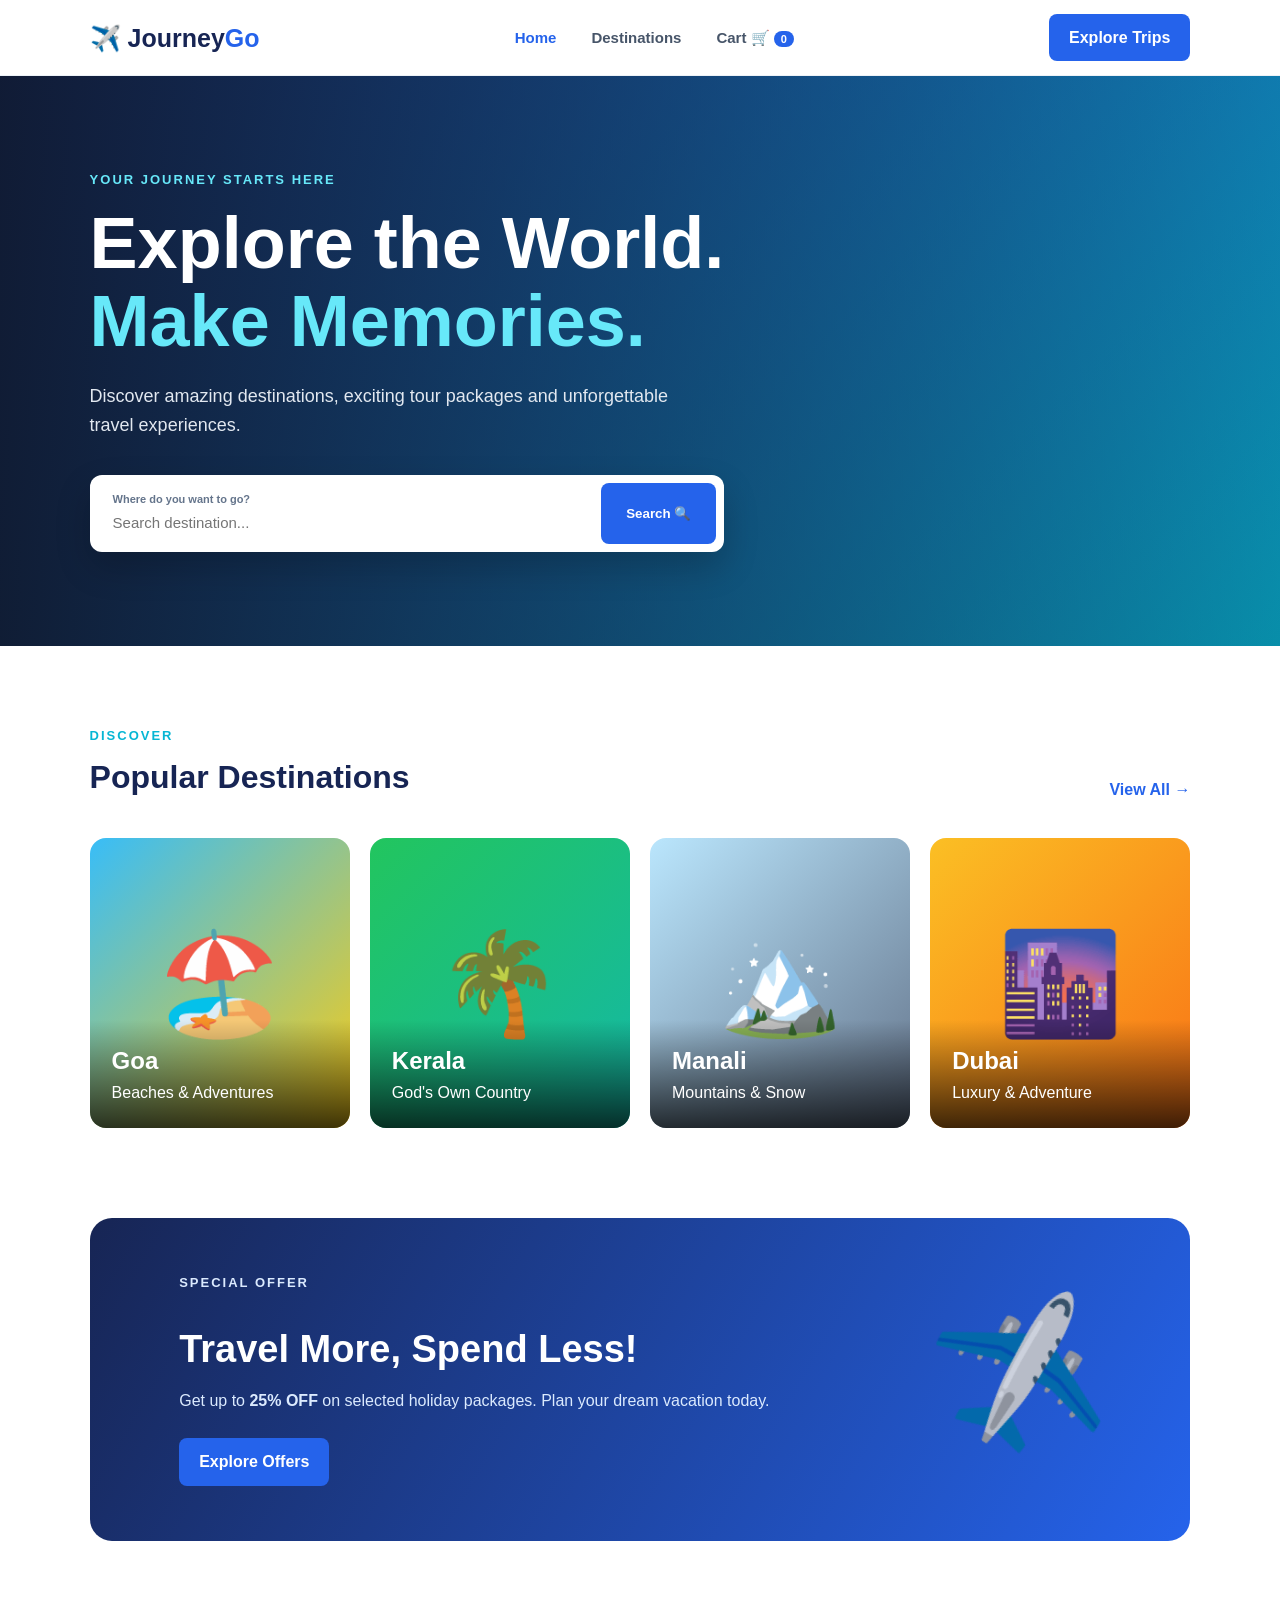
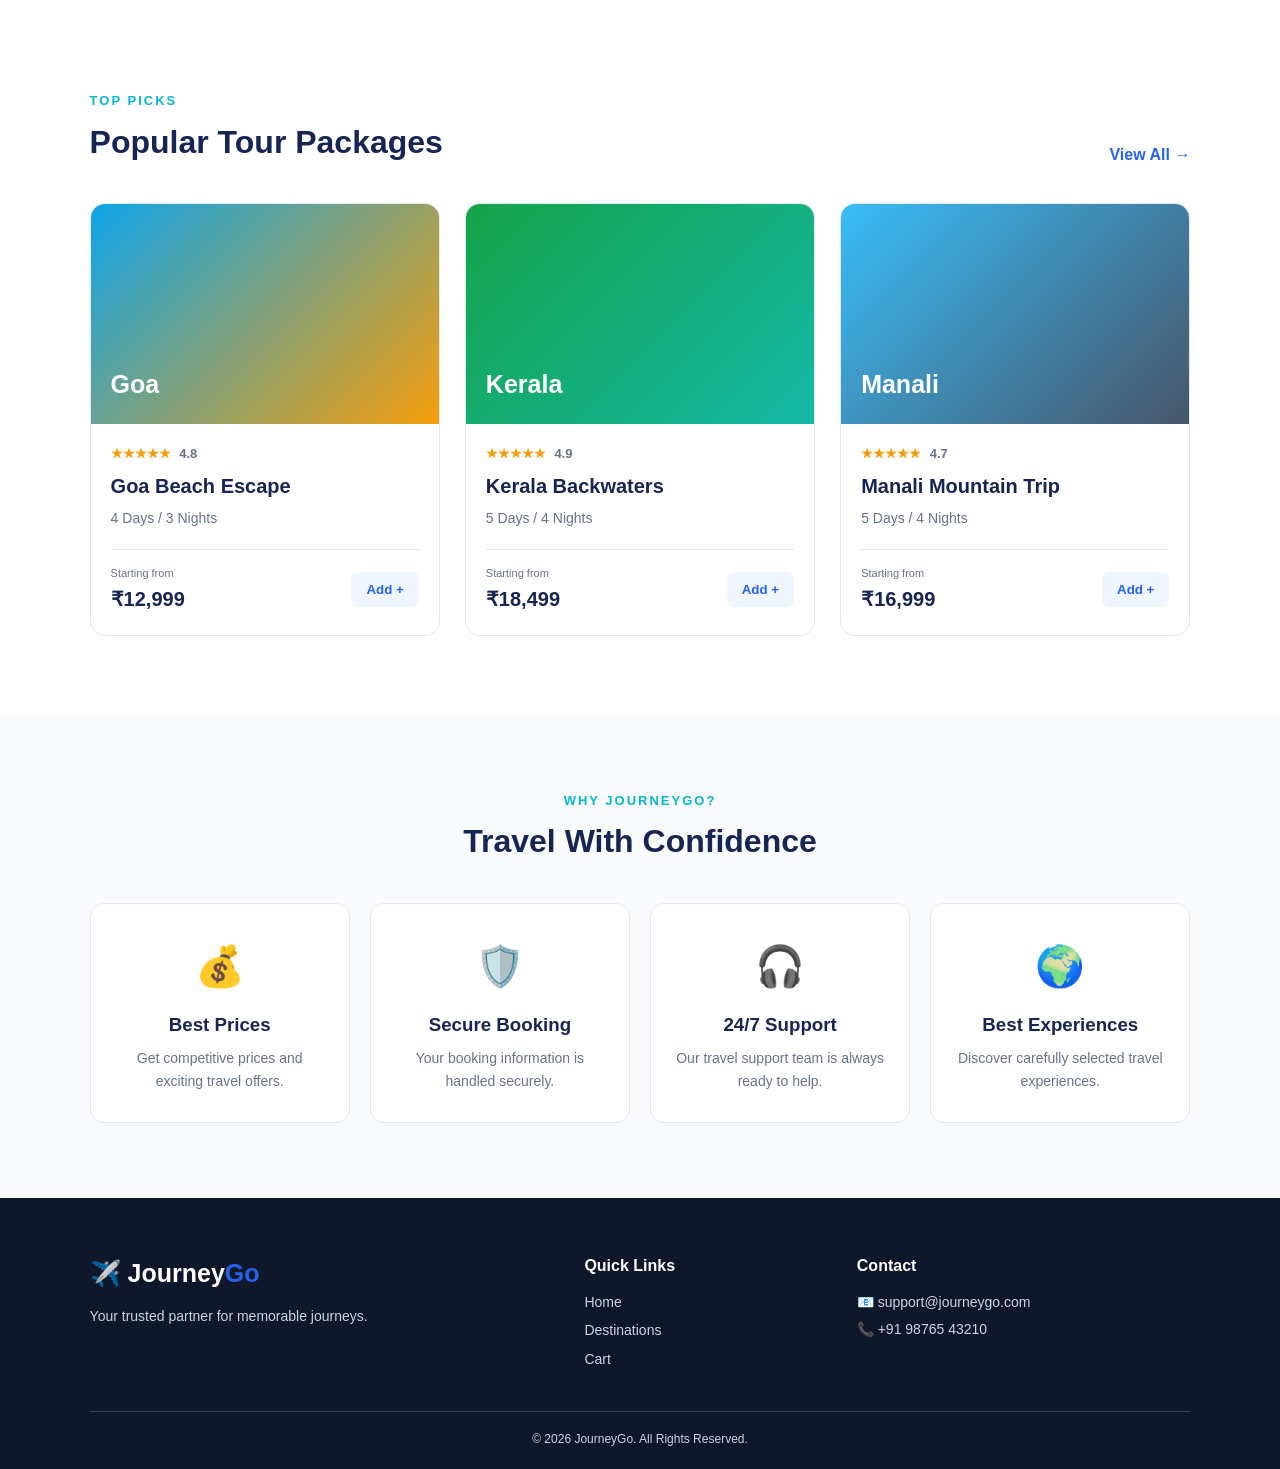
<file: index.html>
<!DOCTYPE html>
<html lang="en">
<head>
    <!-- Google tag (gtag.js) -->
<script async src="https://www.googletagmanager.com/gtag/js?id=G-6J132GLH00"></script>
<script>
  window.dataLayer = window.dataLayer || [];
  function gtag(){dataLayer.push(arguments);}
  gtag('js', new Date());

  gtag('config', 'G-6J132GLH00');
</script>
    <meta charset="UTF-8">
    <meta name="viewport" content="width=device-width, initial-scale=1.0">
    <title>JourneyGo | Tour & Travels</title>
    <link rel="stylesheet" href="style.css">
</head>
<body>

<header class="navbar">
    <div class="logo">✈️ Journey<span>Go</span></div>

    <nav>
        <a href="index.html" class="active">Home</a>
        <a href="products.html">Destinations</a>
        <a href="cart.html">Cart 🛒 <b id="cartCount">0</b></a>
    </nav>

    <a href="products.html" class="nav-btn">Explore Trips</a>
</header>

<section class="hero">
    <div class="hero-content">
        <p class="small-title">YOUR JOURNEY STARTS HERE</p>
        <h1>Explore the World.<br><span>Make Memories.</span></h1>
        <p class="hero-text">
            Discover amazing destinations, exciting tour packages
            and unforgettable travel experiences.
        </p>

        <div class="search-box">
            <div>
                <label>Where do you want to go?</label>
                <input type="text" id="homeSearch" placeholder="Search destination...">
            </div>
            <button onclick="searchDestination()">Search 🔍</button>
        </div>
    </div>
</section>

<section class="section">
    <div class="section-heading">
        <div>
            <p class="section-label">DISCOVER</p>
            <h2>Popular Destinations</h2>
        </div>
        <a href="products.html" class="view-link">View All →</a>
    </div>

    <div class="destination-grid">

        <div class="destination-card">
            <div class="destination-img goa-img">
                <span>🏖️</span>
                <div class="destination-overlay">
                    <h3>Goa</h3>
                    <p>Beaches & Adventures</p>
                </div>
            </div>
        </div>

        <div class="destination-card">
            <div class="destination-img kerala-img">
                <span>🌴</span>
                <div class="destination-overlay">
                    <h3>Kerala</h3>
                    <p>God's Own Country</p>
                </div>
            </div>
        </div>

        <div class="destination-card">
            <div class="destination-img manali-img">
                <span>🏔️</span>
                <div class="destination-overlay">
                    <h3>Manali</h3>
                    <p>Mountains & Snow</p>
                </div>
            </div>
        </div>

        <div class="destination-card">
            <div class="destination-img dubai-img">
                <span>🌆</span>
                <div class="destination-overlay">
                    <h3>Dubai</h3>
                    <p>Luxury & Adventure</p>
                </div>
            </div>
        </div>

    </div>
</section>

<section class="offer-section">
    <div class="offer-content">
        <p class="section-label">SPECIAL OFFER</p>
        <h2>Travel More, Spend Less!</h2>
        <p>
            Get up to <strong>25% OFF</strong> on selected holiday packages.
            Plan your dream vacation today.
        </p>
        <a href="products.html" class="primary-btn">Explore Offers</a>
    </div>

    <div class="offer-icon">✈️</div>
</section>

<section class="section">
    <div class="section-heading">
        <div>
            <p class="section-label">TOP PICKS</p>
            <h2>Popular Tour Packages</h2>
        </div>
        <a href="products.html" class="view-link">View All →</a>
    </div>

    <div class="package-grid">

        <div class="package-card">
            <div class="package-image package-goa">
                <span>Goa</span>
            </div>
            <div class="package-body">
                <div class="rating">★★★★★ <span>4.8</span></div>
                <h3>Goa Beach Escape</h3>
                <p>4 Days / 3 Nights</p>
                <div class="package-bottom">
                    <div>
                        <small>Starting from</small>
                        <strong>₹12,999</strong>
                    </div>
                    <button onclick="addToCart(1)">Add +</button>
                </div>
            </div>
        </div>

        <div class="package-card">
            <div class="package-image package-kerala">
                <span>Kerala</span>
            </div>
            <div class="package-body">
                <div class="rating">★★★★★ <span>4.9</span></div>
                <h3>Kerala Backwaters</h3>
                <p>5 Days / 4 Nights</p>
                <div class="package-bottom">
                    <div>
                        <small>Starting from</small>
                        <strong>₹18,499</strong>
                    </div>
                    <button onclick="addToCart(2)">Add +</button>
                </div>
            </div>
        </div>

        <div class="package-card">
            <div class="package-image package-manali">
                <span>Manali</span>
            </div>
            <div class="package-body">
                <div class="rating">★★★★★ <span>4.7</span></div>
                <h3>Manali Mountain Trip</h3>
                <p>5 Days / 4 Nights</p>
                <div class="package-bottom">
                    <div>
                        <small>Starting from</small>
                        <strong>₹16,999</strong>
                    </div>
                    <button onclick="addToCart(3)">Add +</button>
                </div>
            </div>
        </div>

    </div>
</section>

<section class="why-section">
    <div class="section-heading center">
        <div>
            <p class="section-label">WHY JOURNEYGO?</p>
            <h2>Travel With Confidence</h2>
        </div>
    </div>

    <div class="why-grid">
        <div class="why-card">
            <div class="why-icon">💰</div>
            <h3>Best Prices</h3>
            <p>Get competitive prices and exciting travel offers.</p>
        </div>

        <div class="why-card">
            <div class="why-icon">🛡️</div>
            <h3>Secure Booking</h3>
            <p>Your booking information is handled securely.</p>
        </div>

        <div class="why-card">
            <div class="why-icon">🎧</div>
            <h3>24/7 Support</h3>
            <p>Our travel support team is always ready to help.</p>
        </div>

        <div class="why-card">
            <div class="why-icon">🌍</div>
            <h3>Best Experiences</h3>
            <p>Discover carefully selected travel experiences.</p>
        </div>
    </div>
</section>

<footer>
    <div class="footer-content">
        <div>
            <div class="logo footer-logo">✈️ Journey<span>Go</span></div>
            <p>Your trusted partner for memorable journeys.</p>
        </div>

        <div>
            <h4>Quick Links</h4>
            <a href="index.html">Home</a>
            <a href="products.html">Destinations</a>
            <a href="cart.html">Cart</a>
        </div>

        <div>
            <h4>Contact</h4>
            <p>📧 support@journeygo.com</p>
            <p>📞 +91 98765 43210</p>
        </div>
    </div>

    <div class="copyright">
        © 2026 JourneyGo. All Rights Reserved.
    </div>
</footer>

<script src="script.js"></script>
</body>
</html>
</file>
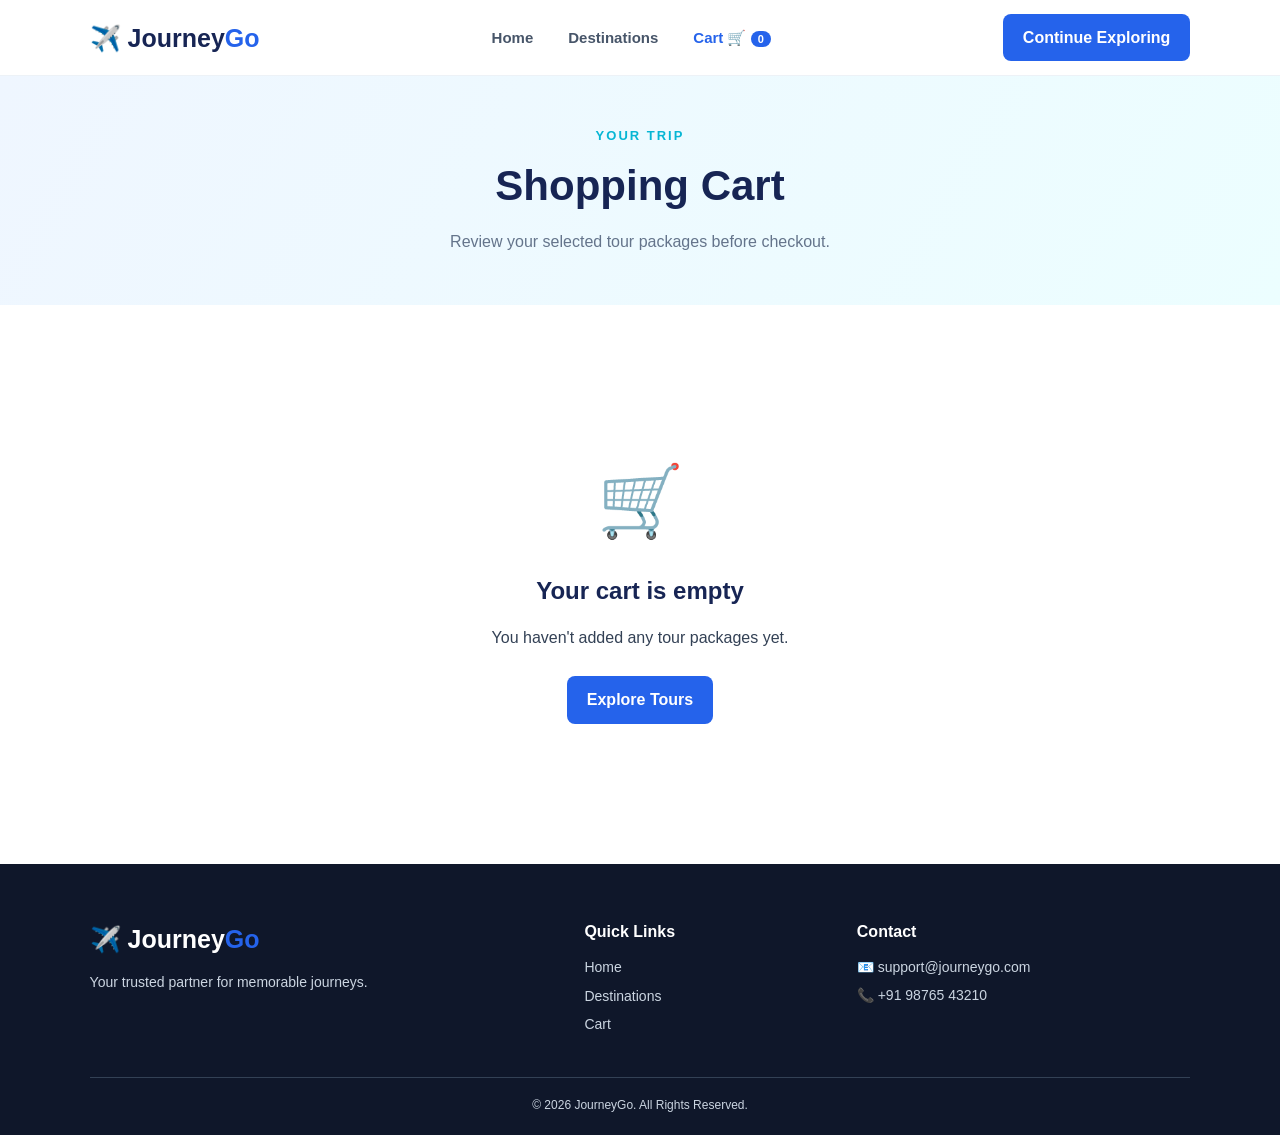
<file: cart.html>
<!DOCTYPE html>
<html lang="en">
<head>
    <!-- Google tag (gtag.js) -->
<script async src="https://www.googletagmanager.com/gtag/js?id=G-6J132GLH00"></script>
<script>
  window.dataLayer = window.dataLayer || [];
  function gtag(){dataLayer.push(arguments);}
  gtag('js', new Date());

  gtag('config', 'G-6J132GLH00');
</script>
    <meta charset="UTF-8">
    <meta name="viewport" content="width=device-width, initial-scale=1.0">
    <title>My Cart | JourneyGo</title>
    <link rel="stylesheet" href="style.css">
</head>
<body>

<header class="navbar">
    <div class="logo">✈️ Journey<span>Go</span></div>

    <nav>
        <a href="index.html">Home</a>
        <a href="products.html">Destinations</a>
        <a href="cart.html" class="active">Cart 🛒 <b id="cartCount">0</b></a>
    </nav>

    <a href="products.html" class="nav-btn">Continue Exploring</a>
</header>

<section class="page-banner small-banner">
    <p class="section-label">YOUR TRIP</p>
    <h1>Shopping Cart</h1>
    <p>Review your selected tour packages before checkout.</p>
</section>

<section class="cart-section">

    <div id="cartContainer"></div>

</section>

<footer>
    <div class="footer-content">
        <div>
            <div class="logo footer-logo">✈️ Journey<span>Go</span></div>
            <p>Your trusted partner for memorable journeys.</p>
        </div>

        <div>
            <h4>Quick Links</h4>
            <a href="index.html">Home</a>
            <a href="products.html">Destinations</a>
            <a href="cart.html">Cart</a>
        </div>

        <div>
            <h4>Contact</h4>
            <p>📧 support@journeygo.com</p>
            <p>📞 +91 98765 43210</p>
        </div>
    </div>

    <div class="copyright">
        © 2026 JourneyGo. All Rights Reserved.
    </div>
</footer>

<script src="script.js"></script>
</body>
</html>
</file>
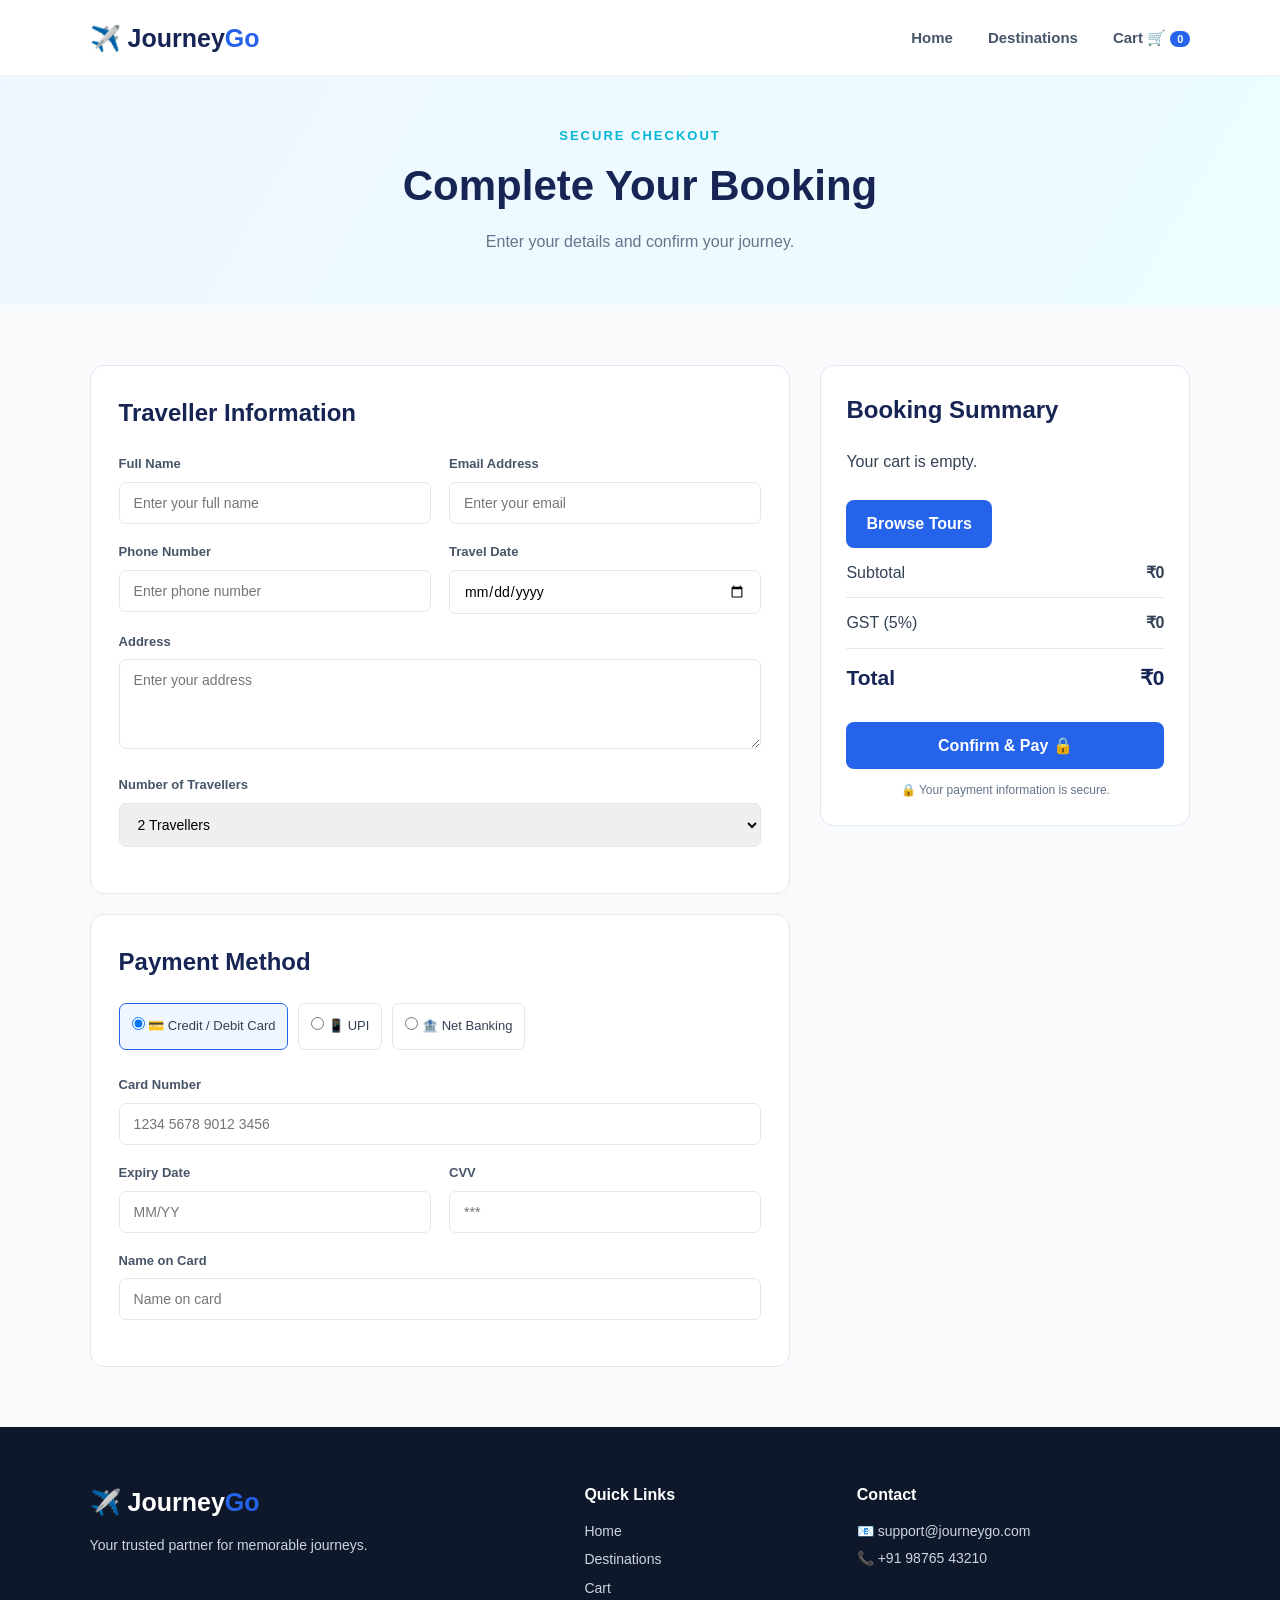
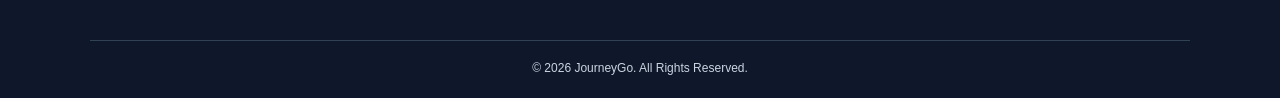
<file: checkout.html>
<!DOCTYPE html>
<html lang="en">
<head>
    <!-- Google tag (gtag.js) -->
<script async src="https://www.googletagmanager.com/gtag/js?id=G-6J132GLH00"></script>
<script>
  window.dataLayer = window.dataLayer || [];
  function gtag(){dataLayer.push(arguments);}
  gtag('js', new Date());

  gtag('config', 'G-6J132GLH00');
</script>
    <meta charset="UTF-8">
    <meta name="viewport" content="width=device-width, initial-scale=1.0">
    <title>Checkout | JourneyGo</title>
    <link rel="stylesheet" href="style.css">
</head>
<body>

<header class="navbar">
    <div class="logo">✈️ Journey<span>Go</span></div>

    <nav>
        <a href="index.html">Home</a>
        <a href="products.html">Destinations</a>
        <a href="cart.html">Cart 🛒 <b id="cartCount">0</b></a>
    </nav>
</header>

<section class="page-banner small-banner">
    <p class="section-label">SECURE CHECKOUT</p>
    <h1>Complete Your Booking</h1>
    <p>Enter your details and confirm your journey.</p>
</section>

<section class="checkout-section">

    <div class="checkout-form">

        <div class="form-card">
            <h2>Traveller Information</h2>

            <div class="form-row">
                <div class="form-group">
                    <label>Full Name</label>
                    <input type="text" id="customerName" placeholder="Enter your full name">
                </div>

                <div class="form-group">
                    <label>Email Address</label>
                    <input type="email" id="customerEmail" placeholder="Enter your email">
                </div>
            </div>

            <div class="form-row">
                <div class="form-group">
                    <label>Phone Number</label>
                    <input type="tel" id="customerPhone" placeholder="Enter phone number">
                </div>

                <div class="form-group">
                    <label>Travel Date</label>
                    <input type="date" id="travelDate">
                </div>
            </div>

            <div class="form-group">
                <label>Address</label>
                <textarea id="customerAddress" placeholder="Enter your address"></textarea>
            </div>

            <div class="form-group">
                <label>Number of Travellers</label>
                <select id="travellers">
                    <option value="1">1 Traveller</option>
                    <option value="2" selected>2 Travellers</option>
                    <option value="3">3 Travellers</option>
                    <option value="4">4 Travellers</option>
                    <option value="5">5 Travellers</option>
                </select>
            </div>
        </div>

        <div class="form-card">
            <h2>Payment Method</h2>

            <div class="payment-options">
                <label class="payment-option">
                    <input type="radio" name="payment" value="card" checked>
                    <span>💳 Credit / Debit Card</span>
                </label>

                <label class="payment-option">
                    <input type="radio" name="payment" value="upi">
                    <span>📱 UPI</span>
                </label>

                <label class="payment-option">
                    <input type="radio" name="payment" value="netbanking">
                    <span>🏦 Net Banking</span>
                </label>
            </div>

            <div id="cardFields">

                <div class="form-group">
                    <label>Card Number</label>
                    <input type="text" id="cardNumber" maxlength="19"
                           placeholder="1234 5678 9012 3456">
                </div>

                <div class="form-row">
                    <div class="form-group">
                        <label>Expiry Date</label>
                        <input type="text" id="expiry" placeholder="MM/YY">
                    </div>

                    <div class="form-group">
                        <label>CVV</label>
                        <input type="password" id="cvv" maxlength="3" placeholder="***">
                    </div>
                </div>

                <div class="form-group">
                    <label>Name on Card</label>
                    <input type="text" id="cardName" placeholder="Name on card">
                </div>

            </div>

            <div id="upiFields" class="hidden">
                <div class="form-group">
                    <label>UPI ID</label>
                    <input type="text" id="upiId" placeholder="example@upi">
                </div>
            </div>

        </div>

    </div>

    <aside class="order-summary">
        <h2>Booking Summary</h2>

        <div id="checkoutItems"></div>

        <div class="summary-line">
            <span>Subtotal</span>
            <strong id="checkoutSubtotal">₹0</strong>
        </div>

        <div class="summary-line">
            <span>GST (5%)</span>
            <strong id="checkoutTax">₹0</strong>
        </div>

        <div class="summary-line total-line">
            <span>Total</span>
            <strong id="checkoutTotal">₹0</strong>
        </div>

        <button class="confirm-btn" onclick="placeBooking()">
            Confirm & Pay 🔒
        </button>

        <p class="secure-text">🔒 Your payment information is secure.</p>
    </aside>

</section>

<footer>
    <div class="footer-content">
        <div>
            <div class="logo footer-logo">✈️ Journey<span>Go</span></div>
            <p>Your trusted partner for memorable journeys.</p>
        </div>

        <div>
            <h4>Quick Links</h4>
            <a href="index.html">Home</a>
            <a href="products.html">Destinations</a>
            <a href="cart.html">Cart</a>
        </div>

        <div>
            <h4>Contact</h4>
            <p>📧 support@journeygo.com</p>
            <p>📞 +91 98765 43210</p>
        </div>
    </div>

    <div class="copyright">
        © 2026 JourneyGo. All Rights Reserved.
    </div>
</footer>

<script src="script.js"></script>
</body>
</html>
</file>
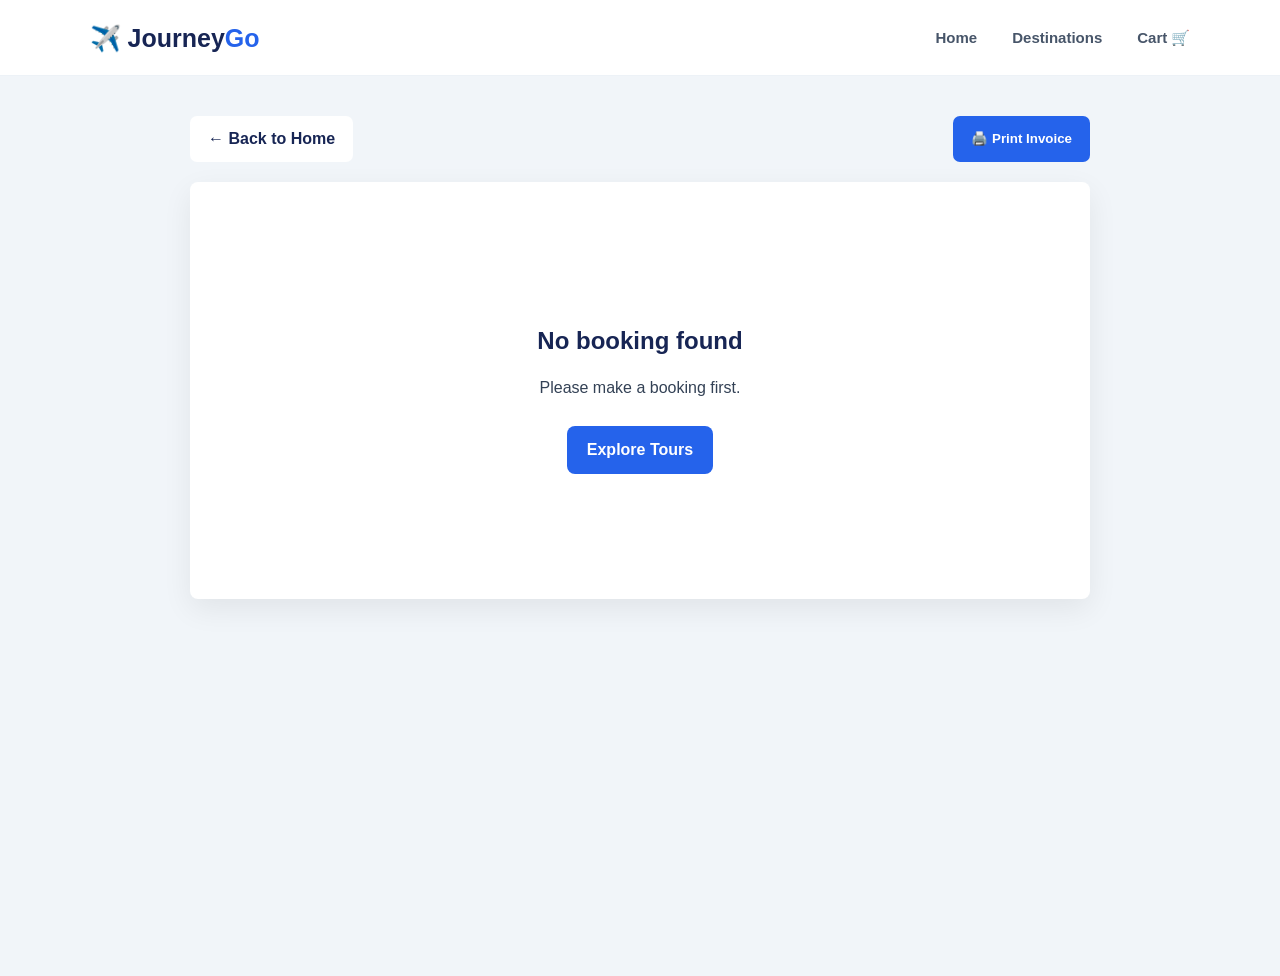
<file: invoice.html>
<!DOCTYPE html>
<html lang="en">
<head>
    <!-- Google tag (gtag.js) -->
<script async src="https://www.googletagmanager.com/gtag/js?id=G-6J132GLH00"></script>
<script>
  window.dataLayer = window.dataLayer || [];
  function gtag(){dataLayer.push(arguments);}
  gtag('js', new Date());

  gtag('config', 'G-6J132GLH00');
</script>
    <meta charset="UTF-8">
    <meta name="viewport" content="width=device-width, initial-scale=1.0">
    <title>Invoice | JourneyGo</title>
    <link rel="stylesheet" href="style.css">
</head>
<body>

<header class="navbar no-print">
    <div class="logo">✈️ Journey<span>Go</span></div>

    <nav>
        <a href="index.html">Home</a>
        <a href="products.html">Destinations</a>
        <a href="cart.html">Cart 🛒</a>
    </nav>
</header>

<section class="invoice-page">

    <div class="invoice-actions no-print">
        <a href="index.html" class="back-btn">← Back to Home</a>
        <button onclick="window.print()" class="print-btn">🖨️ Print Invoice</button>
    </div>

    <div class="invoice" id="invoice">

        <div class="invoice-header">
            <div>
                <div class="logo">✈️ Journey<span>Go</span></div>
                <p>Tour & Travels</p>
            </div>

            <div class="invoice-title">
                <h1>INVOICE</h1>
                <p id="invoiceBookingId">Booking ID: -</p>
                <p id="invoiceDate">Date: -</p>
            </div>
        </div>

        <div class="success-box">
            <span>✓</span>
            <div>
                <strong>Booking Confirmed!</strong>
                <p>Thank you for choosing JourneyGo.</p>
            </div>
        </div>

        <div class="invoice-info">

            <div>
                <h4>Traveller Details</h4>
                <p><strong>Name:</strong> <span id="invoiceName">-</span></p>
                <p><strong>Email:</strong> <span id="invoiceEmail">-</span></p>
                <p><strong>Phone:</strong> <span id="invoicePhone">-</span></p>
                <p><strong>Address:</strong> <span id="invoiceAddress">-</span></p>
            </div>

            <div>
                <h4>Trip Details</h4>
                <p><strong>Travel Date:</strong> <span id="invoiceTravelDate">-</span></p>
                <p><strong>Travellers:</strong> <span id="invoiceTravellers">-</span></p>
                <p><strong>Payment:</strong> <span id="invoicePayment">-</span></p>
            </div>

        </div>

        <div class="invoice-table-wrapper">
            <table class="invoice-table">
                <thead>
                    <tr>
                        <th>Tour Package</th>
                        <th>Duration</th>
                        <th>Qty</th>
                        <th>Price</th>
                        <th>Total</th>
                    </tr>
                </thead>

                <tbody id="invoiceItems"></tbody>
            </table>
        </div>

        <div class="invoice-total">

            <div>
                <p>Subtotal</p>
                <p>GST (5%)</p>
                <h3>Grand Total</h3>
            </div>

            <div>
                <p id="invoiceSubtotal">₹0</p>
                <p id="invoiceTax">₹0</p>
                <h3 id="invoiceGrandTotal">₹0</h3>
            </div>

        </div>

        <div class="invoice-footer">
            <div>
                <h4>Thank you for travelling with JourneyGo! ✈️</h4>
                <p>We wish you a safe and memorable journey.</p>
            </div>

            <div>
                <p>support@journeygo.com</p>
                <p>+91 98765 43210</p>
            </div>
        </div>

    </div>

</section>

<script src="script.js"></script>
</body>
</html>
</file>
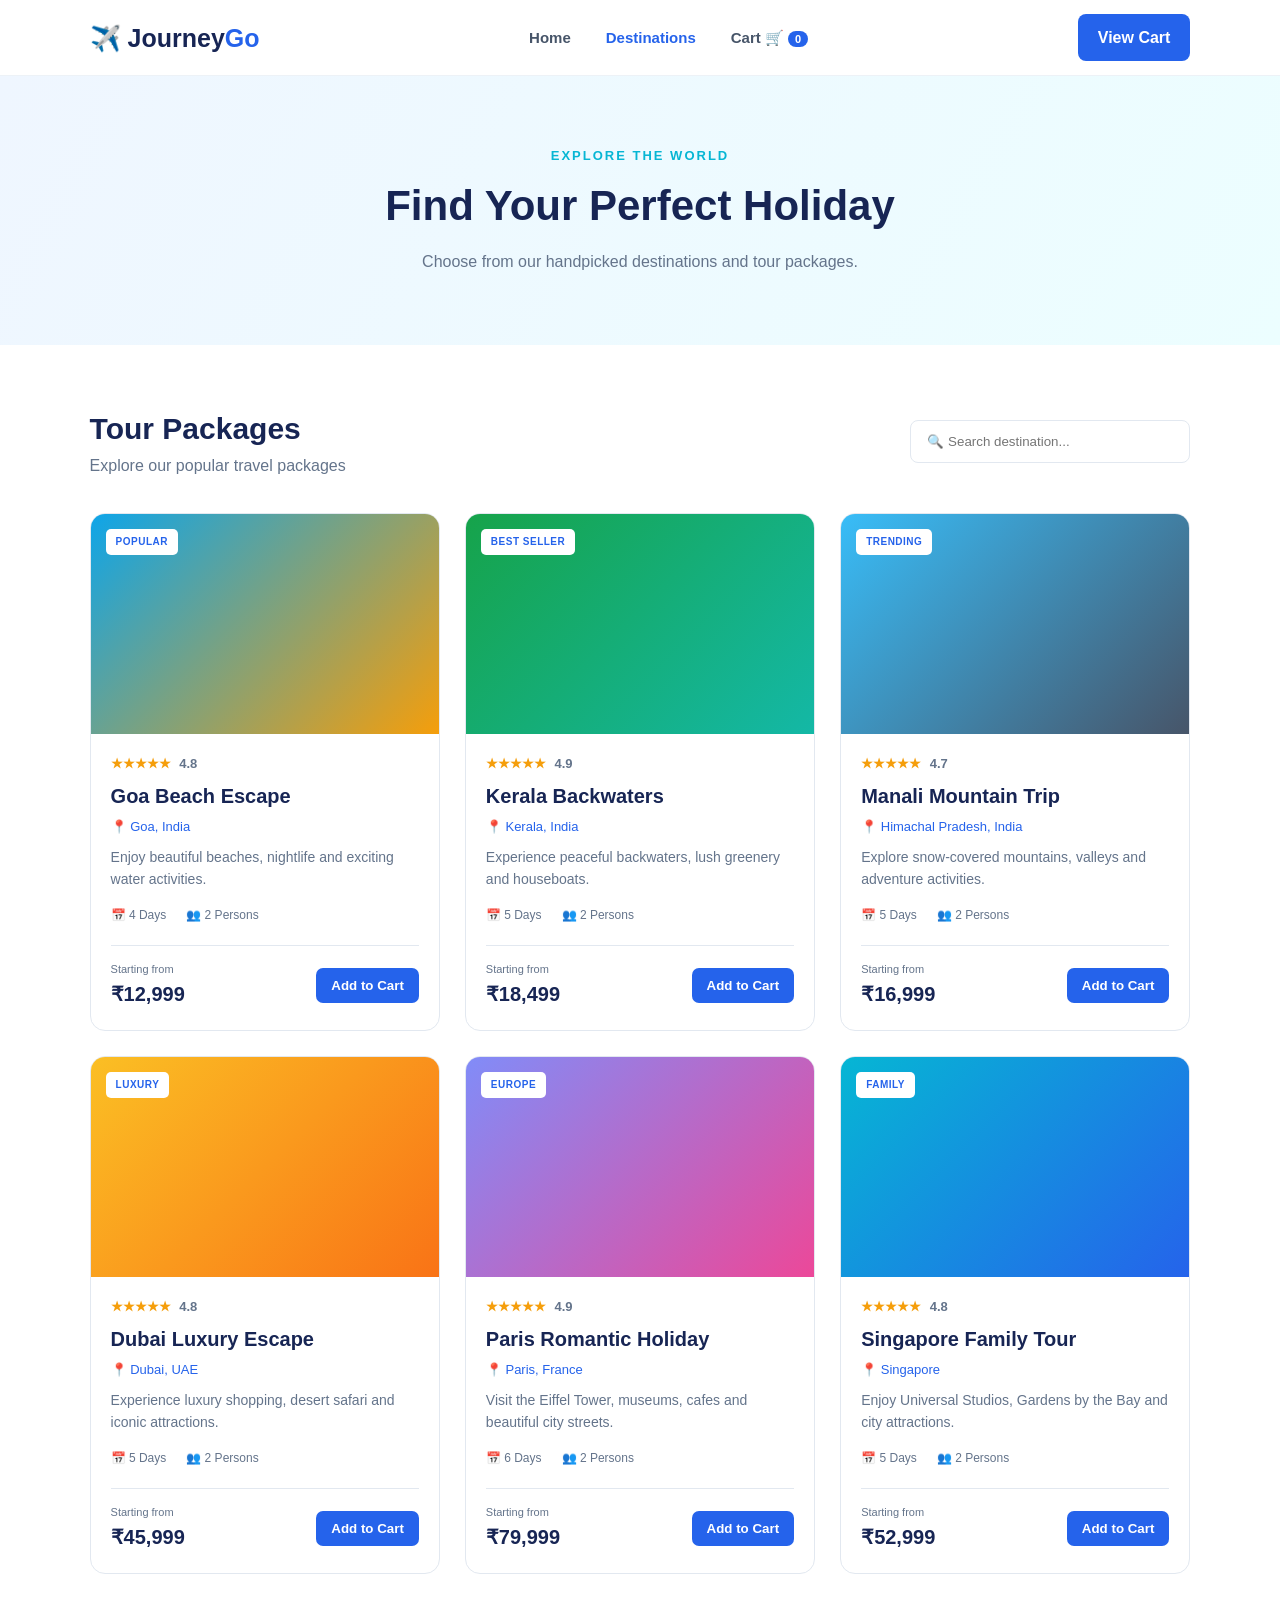
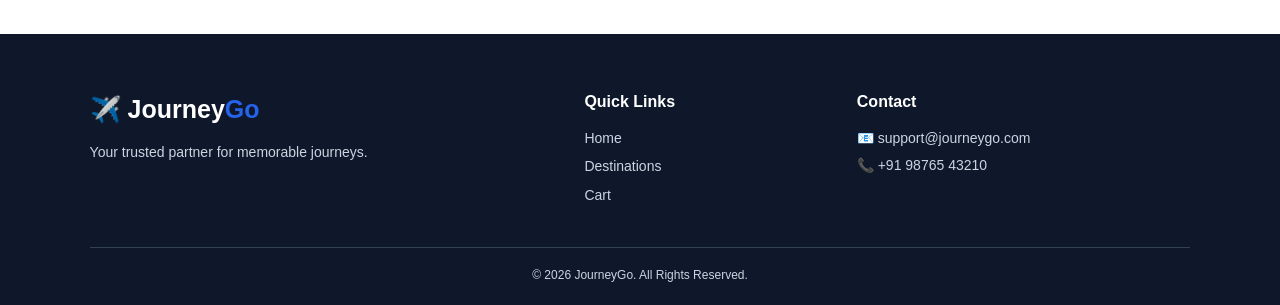
<file: products.html>
<!DOCTYPE html>
<html lang="en">
<head>
    <!-- Google tag (gtag.js) -->
<script async src="https://www.googletagmanager.com/gtag/js?id=G-6J132GLH00"></script>
<script>
  window.dataLayer = window.dataLayer || [];
  function gtag(){dataLayer.push(arguments);}
  gtag('js', new Date());

  gtag('config', 'G-6J132GLH00');
</script>
    <meta charset="UTF-8">
    <meta name="viewport" content="width=device-width, initial-scale=1.0">
    <title>Destinations | JourneyGo</title>
    <link rel="stylesheet" href="style.css">
</head>
<body>

<header class="navbar">
    <div class="logo">✈️ Journey<span>Go</span></div>

    <nav>
        <a href="index.html">Home</a>
        <a href="products.html" class="active">Destinations</a>
        <a href="cart.html">Cart 🛒 <b id="cartCount">0</b></a>
    </nav>

    <a href="cart.html" class="nav-btn">View Cart</a>
</header>

<section class="page-banner">
    <p class="section-label">EXPLORE THE WORLD</p>
    <h1>Find Your Perfect Holiday</h1>
    <p>Choose from our handpicked destinations and tour packages.</p>
</section>

<section class="products-section">

    <div class="filter-bar">
        <div>
            <h2>Tour Packages</h2>
            <p>Explore our popular travel packages</p>
        </div>

        <input
            type="text"
            id="productSearch"
            placeholder="🔍 Search destination..."
            onkeyup="filterProducts()"
        >
    </div>

    <div class="products-grid" id="productsGrid">

        <div class="product-card" data-name="goa">
            <div class="product-image product-goa">
                <span class="popular-tag">POPULAR</span>
            </div>

            <div class="product-content">
                <div class="rating">★★★★★ <span>4.8</span></div>
                <h3>Goa Beach Escape</h3>
                <p class="location">📍 Goa, India</p>
                <p>Enjoy beautiful beaches, nightlife and exciting water activities.</p>

                <div class="tour-info">
                    <span>📅 4 Days</span>
                    <span>👥 2 Persons</span>
                </div>

                <div class="product-footer">
                    <div>
                        <small>Starting from</small>
                        <strong>₹12,999</strong>
                    </div>
                    <button onclick="addToCart(1)">Add to Cart</button>
                </div>
            </div>
        </div>

        <div class="product-card" data-name="kerala">
            <div class="product-image product-kerala">
                <span class="popular-tag">BEST SELLER</span>
            </div>

            <div class="product-content">
                <div class="rating">★★★★★ <span>4.9</span></div>
                <h3>Kerala Backwaters</h3>
                <p class="location">📍 Kerala, India</p>
                <p>Experience peaceful backwaters, lush greenery and houseboats.</p>

                <div class="tour-info">
                    <span>📅 5 Days</span>
                    <span>👥 2 Persons</span>
                </div>

                <div class="product-footer">
                    <div>
                        <small>Starting from</small>
                        <strong>₹18,499</strong>
                    </div>
                    <button onclick="addToCart(2)">Add to Cart</button>
                </div>
            </div>
        </div>

        <div class="product-card" data-name="manali">
            <div class="product-image product-manali">
                <span class="popular-tag">TRENDING</span>
            </div>

            <div class="product-content">
                <div class="rating">★★★★★ <span>4.7</span></div>
                <h3>Manali Mountain Trip</h3>
                <p class="location">📍 Himachal Pradesh, India</p>
                <p>Explore snow-covered mountains, valleys and adventure activities.</p>

                <div class="tour-info">
                    <span>📅 5 Days</span>
                    <span>👥 2 Persons</span>
                </div>

                <div class="product-footer">
                    <div>
                        <small>Starting from</small>
                        <strong>₹16,999</strong>
                    </div>
                    <button onclick="addToCart(3)">Add to Cart</button>
                </div>
            </div>
        </div>

        <div class="product-card" data-name="dubai">
            <div class="product-image product-dubai">
                <span class="popular-tag">LUXURY</span>
            </div>

            <div class="product-content">
                <div class="rating">★★★★★ <span>4.8</span></div>
                <h3>Dubai Luxury Escape</h3>
                <p class="location">📍 Dubai, UAE</p>
                <p>Experience luxury shopping, desert safari and iconic attractions.</p>

                <div class="tour-info">
                    <span>📅 5 Days</span>
                    <span>👥 2 Persons</span>
                </div>

                <div class="product-footer">
                    <div>
                        <small>Starting from</small>
                        <strong>₹45,999</strong>
                    </div>
                    <button onclick="addToCart(4)">Add to Cart</button>
                </div>
            </div>
        </div>

        <div class="product-card" data-name="paris">
            <div class="product-image product-paris">
                <span class="popular-tag">EUROPE</span>
            </div>

            <div class="product-content">
                <div class="rating">★★★★★ <span>4.9</span></div>
                <h3>Paris Romantic Holiday</h3>
                <p class="location">📍 Paris, France</p>
                <p>Visit the Eiffel Tower, museums, cafes and beautiful city streets.</p>

                <div class="tour-info">
                    <span>📅 6 Days</span>
                    <span>👥 2 Persons</span>
                </div>

                <div class="product-footer">
                    <div>
                        <small>Starting from</small>
                        <strong>₹79,999</strong>
                    </div>
                    <button onclick="addToCart(5)">Add to Cart</button>
                </div>
            </div>
        </div>

        <div class="product-card" data-name="singapore">
            <div class="product-image product-singapore">
                <span class="popular-tag">FAMILY</span>
            </div>

            <div class="product-content">
                <div class="rating">★★★★★ <span>4.8</span></div>
                <h3>Singapore Family Tour</h3>
                <p class="location">📍 Singapore</p>
                <p>Enjoy Universal Studios, Gardens by the Bay and city attractions.</p>

                <div class="tour-info">
                    <span>📅 5 Days</span>
                    <span>👥 2 Persons</span>
                </div>

                <div class="product-footer">
                    <div>
                        <small>Starting from</small>
                        <strong>₹52,999</strong>
                    </div>
                    <button onclick="addToCart(6)">Add to Cart</button>
                </div>
            </div>
        </div>

    </div>

    <div id="noResults" class="no-results">
        No destinations found.
    </div>

</section>

<footer>
    <div class="footer-content">
        <div>
            <div class="logo footer-logo">✈️ Journey<span>Go</span></div>
            <p>Your trusted partner for memorable journeys.</p>
        </div>

        <div>
            <h4>Quick Links</h4>
            <a href="index.html">Home</a>
            <a href="products.html">Destinations</a>
            <a href="cart.html">Cart</a>
        </div>

        <div>
            <h4>Contact</h4>
            <p>📧 support@journeygo.com</p>
            <p>📞 +91 98765 43210</p>
        </div>
    </div>

    <div class="copyright">
        © 2026 JourneyGo. All Rights Reserved.
    </div>
</footer>

<script src="script.js"></script>
</body>
</html>
</file>
<file: style.css>
* {
    margin: 0;
    padding: 0;
    box-sizing: border-box;
}

:root {
    --primary: #2563eb;
    --primary-dark: #1d4ed8;
    --secondary: #06b6d4;
    --dark: #172554;
    --text: #334155;
    --muted: #64748b;
    --light: #f8fafc;
    --border: #e2e8f0;
    --white: #ffffff;
    --green: #16a34a;
    --orange: #f97316;
}

body {
    font-family: Arial, Helvetica, sans-serif;
    color: var(--text);
    background: #ffffff;
    line-height: 1.6;
}

a {
    text-decoration: none;
    color: inherit;
}

button,
input,
textarea,
select {
    font-family: inherit;
}

.navbar {
    height: 76px;
    padding: 0 7%;
    display: flex;
    align-items: center;
    justify-content: space-between;
    background: #fff;
    border-bottom: 1px solid #edf2f7;
    position: sticky;
    top: 0;
    z-index: 1000;
}

.logo {
    font-size: 25px;
    font-weight: 800;
    color: var(--dark);
}

.logo span {
    color: var(--primary);
}

.navbar nav {
    display: flex;
    gap: 35px;
    align-items: center;
}

.navbar nav a {
    font-size: 15px;
    font-weight: 600;
    color: #475569;
    transition: .3s;
}

.navbar nav a:hover,
.navbar nav a.active {
    color: var(--primary);
}

.navbar nav b {
    background: var(--primary);
    color: #fff;
    padding: 2px 7px;
    border-radius: 20px;
    font-size: 11px;
}

.nav-btn,
.primary-btn {
    background: var(--primary);
    color: white;
    padding: 11px 20px;
    border-radius: 8px;
    font-weight: 700;
    display: inline-block;
    transition: .3s;
}

.nav-btn:hover,
.primary-btn:hover {
    background: var(--primary-dark);
    transform: translateY(-2px);
}

/* HERO */

.hero {
    min-height: 570px;
    display: flex;
    align-items: center;
    padding: 70px 7%;
    background:
        linear-gradient(90deg, rgba(15, 23, 42, .94), rgba(15, 23, 42, .60), rgba(15, 23, 42, .25)),
        linear-gradient(135deg, #2563eb, #06b6d4);
    color: white;
}

.hero-content {
    max-width: 760px;
}

.small-title,
.section-label {
    color: var(--secondary);
    font-size: 13px;
    letter-spacing: 2px;
    font-weight: 800;
}

.hero .small-title {
    color: #67e8f9;
    margin-bottom: 14px;
}

.hero h1 {
    font-size: clamp(45px, 6vw, 72px);
    line-height: 1.08;
    margin-bottom: 22px;
}

.hero h1 span {
    color: #67e8f9;
}

.hero-text {
    font-size: 18px;
    max-width: 620px;
    color: #e2e8f0;
    margin-bottom: 35px;
}

.search-box {
    display: flex;
    background: white;
    padding: 8px;
    max-width: 650px;
    border-radius: 12px;
    box-shadow: 0 15px 35px rgba(0, 0, 0, .2);
}

.search-box div {
    flex: 1;
    padding: 8px 15px;
}

.search-box label {
    display: block;
    font-size: 11px;
    color: #64748b;
    font-weight: bold;
    margin-bottom: 2px;
}

.search-box input {
    width: 100%;
    border: none;
    outline: none;
    font-size: 15px;
    color: #172554;
}

.search-box button {
    border: none;
    background: var(--primary);
    color: white;
    padding: 0 25px;
    border-radius: 8px;
    font-weight: bold;
    cursor: pointer;
}

/* GENERAL */

.section {
    padding: 80px 7%;
}

.section-heading {
    display: flex;
    justify-content: space-between;
    align-items: flex-end;
    margin-bottom: 35px;
}

.section-heading h2 {
    color: var(--dark);
    font-size: 32px;
    margin-top: 5px;
}

.view-link {
    color: var(--primary);
    font-weight: bold;
}

/* DESTINATIONS */

.destination-grid {
    display: grid;
    grid-template-columns: repeat(4, 1fr);
    gap: 20px;
}

.destination-card {
    overflow: hidden;
    border-radius: 16px;
}

.destination-img {
    height: 290px;
    position: relative;
    overflow: hidden;
    display: flex;
    align-items: center;
    justify-content: center;
}

.destination-img > span {
    font-size: 100px;
    transition: .4s;
}

.destination-img:hover > span {
    transform: scale(1.15);
}

.goa-img {
    background: linear-gradient(135deg, #38bdf8, #facc15);
}

.kerala-img {
    background: linear-gradient(135deg, #22c55e, #14b8a6);
}

.manali-img {
    background: linear-gradient(135deg, #bae6fd, #64748b);
}

.dubai-img {
    background: linear-gradient(135deg, #fbbf24, #f97316);
}

.destination-overlay {
    position: absolute;
    bottom: 0;
    left: 0;
    right: 0;
    padding: 22px;
    color: white;
    background: linear-gradient(transparent, rgba(0, 0, 0, .75));
}

.destination-overlay h3 {
    font-size: 24px;
}

/* OFFER */

.offer-section {
    margin: 10px 7% 70px;
    padding: 55px 7%;
    border-radius: 22px;
    background: linear-gradient(120deg, #172554, #2563eb);
    color: white;
    display: flex;
    justify-content: space-between;
    align-items: center;
    overflow: hidden;
}

.offer-section h2 {
    font-size: 38px;
    margin: 8px 0;
}

.offer-section p {
    max-width: 650px;
    margin-bottom: 25px;
    color: #dbeafe;
}

.offer-icon {
    font-size: 130px;
    opacity: .9;
    transform: rotate(-15deg);
}

/* PACKAGES */

.package-grid {
    display: grid;
    grid-template-columns: repeat(3, 1fr);
    gap: 25px;
}

.package-card,
.product-card {
    border: 1px solid var(--border);
    border-radius: 15px;
    overflow: hidden;
    background: white;
    transition: .3s;
}

.package-card:hover,
.product-card:hover {
    transform: translateY(-7px);
    box-shadow: 0 15px 35px rgba(15, 23, 42, .10);
}

.package-image {
    height: 220px;
    display: flex;
    align-items: flex-end;
    padding: 20px;
    color: white;
    font-size: 25px;
    font-weight: bold;
}

.package-goa,
.product-goa {
    background: linear-gradient(135deg, #0ea5e9, #f59e0b);
}

.package-kerala,
.product-kerala {
    background: linear-gradient(135deg, #16a34a, #14b8a6);
}

.package-manali,
.product-manali {
    background: linear-gradient(135deg, #38bdf8, #475569);
}

.product-dubai {
    background: linear-gradient(135deg, #fbbf24, #f97316);
}

.product-paris {
    background: linear-gradient(135deg, #818cf8, #ec4899);
}

.product-singapore {
    background: linear-gradient(135deg, #06b6d4, #2563eb);
}

.package-body {
    padding: 20px;
}

.rating {
    color: #f59e0b;
    font-size: 13px;
    font-weight: bold;
}

.rating span {
    color: var(--muted);
    margin-left: 5px;
}

.package-body h3,
.product-content h3 {
    color: var(--dark);
    font-size: 20px;
    margin: 5px 0;
}

.package-body p {
    color: var(--muted);
    font-size: 14px;
}

.package-bottom,
.product-footer {
    margin-top: 20px;
    padding-top: 15px;
    border-top: 1px solid var(--border);
    display: flex;
    justify-content: space-between;
    align-items: center;
}

.package-bottom small,
.product-footer small {
    display: block;
    color: var(--muted);
    font-size: 11px;
}

.package-bottom strong,
.product-footer strong {
    color: var(--dark);
    font-size: 20px;
}

.package-bottom button,
.product-footer button {
    background: #eff6ff;
    color: var(--primary);
    border: none;
    padding: 10px 15px;
    border-radius: 7px;
    font-weight: bold;
    cursor: pointer;
}

/* WHY */

.why-section {
    background: #f8fafc;
    padding: 75px 7%;
}

.center {
    justify-content: center;
    text-align: center;
}

.why-grid {
    display: grid;
    grid-template-columns: repeat(4, 1fr);
    gap: 20px;
}

.why-card {
    background: white;
    padding: 30px 22px;
    text-align: center;
    border-radius: 14px;
    border: 1px solid var(--border);
}

.why-icon {
    font-size: 40px;
    margin-bottom: 12px;
}

.why-card h3 {
    color: var(--dark);
    margin-bottom: 8px;
}

.why-card p {
    color: var(--muted);
    font-size: 14px;
}

/* PAGE BANNER */

.page-banner {
    text-align: center;
    padding: 70px 20px;
    background: linear-gradient(120deg, #eff6ff, #ecfeff);
}

.page-banner h1 {
    color: var(--dark);
    font-size: 42px;
    margin: 5px 0 10px;
}

.page-banner p:last-child {
    color: var(--muted);
}

.small-banner {
    padding: 50px 20px;
}

/* PRODUCTS */

.products-section {
    padding: 60px 7%;
}

.filter-bar {
    display: flex;
    justify-content: space-between;
    align-items: center;
    margin-bottom: 35px;
}

.filter-bar h2 {
    color: var(--dark);
    font-size: 30px;
}

.filter-bar p {
    color: var(--muted);
}

.filter-bar input {
    width: 280px;
    padding: 13px 16px;
    border: 1px solid var(--border);
    border-radius: 8px;
    outline: none;
}

.products-grid {
    display: grid;
    grid-template-columns: repeat(3, 1fr);
    gap: 25px;
}

.product-image {
    height: 220px;
    display: flex;
    align-items: flex-end;
    padding: 20px;
    position: relative;
    color: white;
    font-size: 23px;
    font-weight: bold;
}

.popular-tag {
    position: absolute;
    top: 15px;
    left: 15px;
    background: white;
    color: var(--primary);
    padding: 5px 10px;
    border-radius: 5px;
    font-size: 10px;
    letter-spacing: .5px;
}

.product-content {
    padding: 20px;
}

.location {
    font-size: 13px;
    color: var(--primary);
    margin-bottom: 8px;
}

.product-content > p:not(.location) {
    color: var(--muted);
    font-size: 14px;
}

.tour-info {
    display: flex;
    gap: 20px;
    color: var(--muted);
    font-size: 12px;
    margin-top: 15px;
}

.product-footer button {
    background: var(--primary);
    color: white;
}

.product-footer button:hover {
    background: var(--primary-dark);
}

.no-results {
    display: none;
    text-align: center;
    padding: 60px;
    color: var(--muted);
}

/* CART */

.cart-section {
    padding: 60px 7%;
    min-height: 500px;
}

.cart-layout {
    display: grid;
    grid-template-columns: 1fr 350px;
    gap: 30px;
}

.cart-items {
    display: flex;
    flex-direction: column;
    gap: 15px;
}

.cart-item {
    display: flex;
    gap: 20px;
    padding: 20px;
    border: 1px solid var(--border);
    border-radius: 12px;
    align-items: center;
}

.cart-item-image {
    width: 130px;
    height: 100px;
    border-radius: 10px;
    flex-shrink: 0;
}

.cart-item-info {
    flex: 1;
}

.cart-item-info h3 {
    color: var(--dark);
}

.cart-item-info p {
    color: var(--muted);
    font-size: 13px;
}

.quantity-control {
    display: flex;
    align-items: center;
    gap: 10px;
}

.quantity-control button {
    border: 1px solid var(--border);
    background: white;
    width: 30px;
    height: 30px;
    border-radius: 5px;
    cursor: pointer;
}

.cart-price {
    font-weight: bold;
    color: var(--dark);
    font-size: 19px;
}

.remove-btn {
    border: none;
    background: #fee2e2;
    color: #dc2626;
    padding: 7px 10px;
    border-radius: 6px;
    cursor: pointer;
}

.cart-summary,
.order-summary {
    border: 1px solid var(--border);
    border-radius: 14px;
    padding: 25px;
    height: fit-content;
    background: white;
}

.cart-summary h2,
.order-summary h2 {
    color: var(--dark);
    margin-bottom: 20px;
}

.summary-line {
    display: flex;
    justify-content: space-between;
    padding: 12px 0;
    border-bottom: 1px solid var(--border);
}

.total-line {
    border: none;
    font-size: 21px;
    color: var(--dark);
    font-weight: bold;
}

.checkout-btn,
.confirm-btn {
    width: 100%;
    border: none;
    background: var(--primary);
    color: white;
    padding: 14px;
    border-radius: 8px;
    font-size: 16px;
    font-weight: bold;
    cursor: pointer;
    margin-top: 15px;
}

.checkout-btn:hover,
.confirm-btn:hover {
    background: var(--primary-dark);
}

.empty-cart {
    text-align: center;
    padding: 80px 20px;
}

.empty-cart-icon {
    font-size: 70px;
}

.empty-cart h2 {
    color: var(--dark);
    margin: 15px 0;
}

/* CHECKOUT */

.checkout-section {
    padding: 60px 7%;
    display: grid;
    grid-template-columns: 1fr 370px;
    gap: 30px;
    background: #f8fafc;
}

.checkout-form {
    display: flex;
    flex-direction: column;
    gap: 20px;
}

.form-card {
    background: white;
    border: 1px solid var(--border);
    padding: 28px;
    border-radius: 14px;
}

.form-card h2 {
    color: var(--dark);
    margin-bottom: 22px;
}

.form-row {
    display: grid;
    grid-template-columns: 1fr 1fr;
    gap: 18px;
}

.form-group {
    margin-bottom: 18px;
}

.form-group label {
    display: block;
    font-size: 13px;
    font-weight: bold;
    margin-bottom: 7px;
    color: #475569;
}

.form-group input,
.form-group textarea,
.form-group select {
    width: 100%;
    padding: 12px 14px;
    border: 1px solid var(--border);
    border-radius: 7px;
    outline: none;
    font-size: 14px;
}

.form-group textarea {
    min-height: 90px;
    resize: vertical;
}

.form-group input:focus,
.form-group textarea:focus,
.form-group select:focus {
    border-color: var(--primary);
}

.payment-options {
    display: flex;
    gap: 10px;
    flex-wrap: wrap;
    margin-bottom: 25px;
}

.payment-option {
    border: 1px solid var(--border);
    padding: 12px;
    border-radius: 7px;
    cursor: pointer;
    font-size: 13px;
}

.payment-option:has(input:checked) {
    border-color: var(--primary);
    background: #eff6ff;
}

.hidden {
    display: none;
}

.checkout-item {
    display: flex;
    justify-content: space-between;
    gap: 10px;
    padding: 12px 0;
    border-bottom: 1px solid var(--border);
}

.checkout-item strong {
    color: var(--dark);
}

.checkout-item span {
    color: var(--muted);
    font-size: 13px;
}

.secure-text {
    color: var(--muted);
    text-align: center;
    font-size: 12px;
    margin-top: 12px;
}

/* INVOICE */

.invoice-page {
    background: #f1f5f9;
    padding: 40px 7% 80px;
    min-height: 100vh;
}

.invoice-actions {
    max-width: 900px;
    margin: 0 auto 20px;
    display: flex;
    justify-content: space-between;
}

.back-btn,
.print-btn {
    border: none;
    padding: 10px 18px;
    border-radius: 7px;
    cursor: pointer;
    font-weight: bold;
}

.back-btn {
    background: white;
    color: var(--dark);
}

.print-btn {
    background: var(--primary);
    color: white;
}

.invoice {
    max-width: 900px;
    margin: auto;
    background: white;
    padding: 45px;
    border-radius: 8px;
    box-shadow: 0 10px 30px rgba(0, 0, 0, .07);
}

.invoice-header {
    display: flex;
    justify-content: space-between;
    padding-bottom: 25px;
    border-bottom: 2px solid var(--dark);
}

.invoice-title {
    text-align: right;
}

.invoice-title h1 {
    color: var(--dark);
    font-size: 35px;
}

.invoice-title p {
    color: var(--muted);
    font-size: 12px;
}

.success-box {
    display: flex;
    gap: 15px;
    align-items: center;
    padding: 15px;
    margin: 25px 0;
    background: #f0fdf4;
    border: 1px solid #bbf7d0;
    border-radius: 8px;
}

.success-box > span {
    width: 35px;
    height: 35px;
    border-radius: 50%;
    display: flex;
    align-items: center;
    justify-content: center;
    background: #22c55e;
    color: white;
    font-weight: bold;
}

.success-box strong {
    color: #15803d;
}

.success-box p {
    color: #64748b;
    font-size: 13px;
}

.invoice-info {
    display: grid;
    grid-template-columns: 1fr 1fr;
    gap: 30px;
    margin: 25px 0;
}

.invoice-info h4 {
    color: var(--dark);
    margin-bottom: 10px;
}

.invoice-info p {
    font-size: 13px;
    margin: 4px 0;
    color: var(--muted);
}

.invoice-table-wrapper {
    overflow-x: auto;
}

.invoice-table {
    width: 100%;
    border-collapse: collapse;
    margin-top: 20px;
}

.invoice-table th {
    background: var(--dark);
    color: white;
    text-align: left;
    padding: 12px;
    font-size: 13px;
}

.invoice-table td {
    padding: 13px 12px;
    border-bottom: 1px solid var(--border);
    font-size: 13px;
}

.invoice-total {
    display: flex;
    justify-content: flex-end;
    gap: 70px;
    margin-top: 25px;
    text-align: right;
}

.invoice-total p {
    padding: 4px;
    color: var(--muted);
}

.invoice-total h3 {
    color: var(--dark);
    font-size: 22px;
    padding-top: 7px;
}

.invoice-footer {
    display: flex;
    justify-content: space-between;
    border-top: 1px solid var(--border);
    margin-top: 35px;
    padding-top: 20px;
    color: var(--muted);
    font-size: 12px;
}

.invoice-footer h4 {
    color: var(--dark);
    margin-bottom: 5px;
}

/* FOOTER */

footer {
    background: #0f172a;
    color: #cbd5e1;
    padding: 55px 7% 20px;
}

.footer-content {
    display: grid;
    grid-template-columns: 2fr 1fr 1.5fr;
    gap: 50px;
    padding-bottom: 35px;
}

.footer-logo {
    color: white;
    margin-bottom: 12px;
}

.footer-content h4 {
    color: white;
    margin-bottom: 12px;
}

.footer-content a {
    display: block;
    margin: 6px 0;
    font-size: 14px;
}

.footer-content p {
    font-size: 14px;
    margin: 5px 0;
}

.copyright {
    border-top: 1px solid #334155;
    padding-top: 18px;
    text-align: center;
    font-size: 12px;
}

/* RESPONSIVE */

@media (max-width: 1000px) {
    .destination-grid,
    .why-grid {
        grid-template-columns: repeat(2, 1fr);
    }

    .products-grid,
    .package-grid {
        grid-template-columns: repeat(2, 1fr);
    }

    .checkout-section,
    .cart-layout {
        grid-template-columns: 1fr;
    }
}

@media (max-width: 700px) {

    .navbar {
        padding: 15px 5%;
        height: auto;
        flex-wrap: wrap;
        gap: 15px;
    }

    .navbar nav {
        order: 3;
        width: 100%;
        justify-content: center;
        gap: 18px;
    }

    .nav-btn {
        display: none;
    }

    .hero {
        padding: 60px 5%;
    }

    .search-box {
        flex-direction: column;
        gap: 8px;
    }

    .search-box button {
        height: 45px;
    }

    .section,
    .products-section,
    .cart-section,
    .checkout-section {
        padding: 50px 5%;
    }

    .destination-grid,
    .products-grid,
    .package-grid,
    .why-grid {
        grid-template-columns: 1fr;
    }

    .section-heading,
    .filter-bar {
        flex-direction: column;
        align-items: flex-start;
        gap: 15px;
    }

    .filter-bar input {
        width: 100%;
    }

    .offer-section {
        margin: 10px 5% 50px;
    }

    .offer-icon {
        display: none;
    }

    .form-row,
    .invoice-info {
        grid-template-columns: 1fr;
    }

    .cart-item {
        flex-wrap: wrap;
    }

    .invoice {
        padding: 25px 18px;
    }

    .invoice-header,
    .invoice-footer {
        flex-direction: column;
        gap: 20px;
    }

    .invoice-title {
        text-align: left;
    }

    .invoice-total {
        gap: 35px;
    }

    .footer-content {
        grid-template-columns: 1fr;
        gap: 25px;
    }
}

/* PRINT */

@media print {

    body {
        background: white;
    }

    .no-print,
    footer,
    .navbar {
        display: none !important;
    }

    .invoice-page {
        padding: 0;
        background: white;
    }

    .invoice {
        box-shadow: none;
        max-width: 100%;
        padding: 20px;
    }
}
</file>
